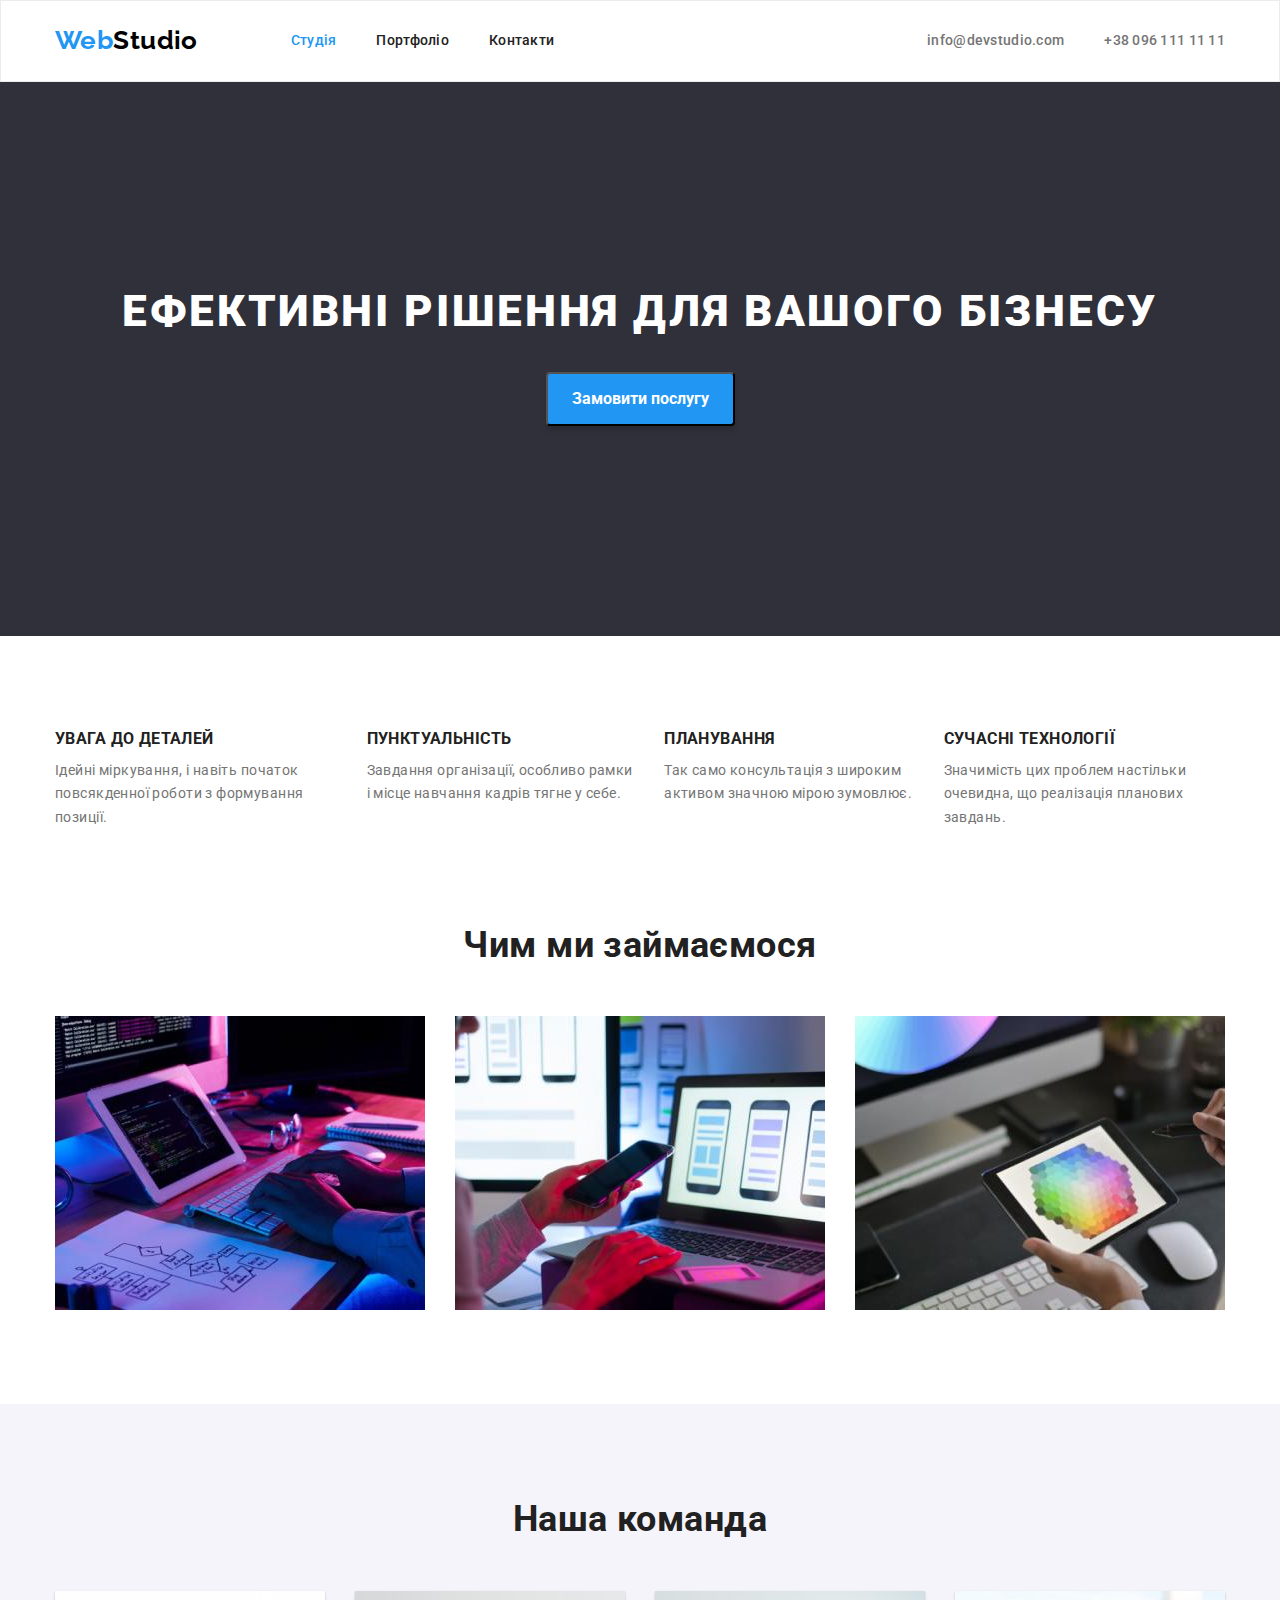
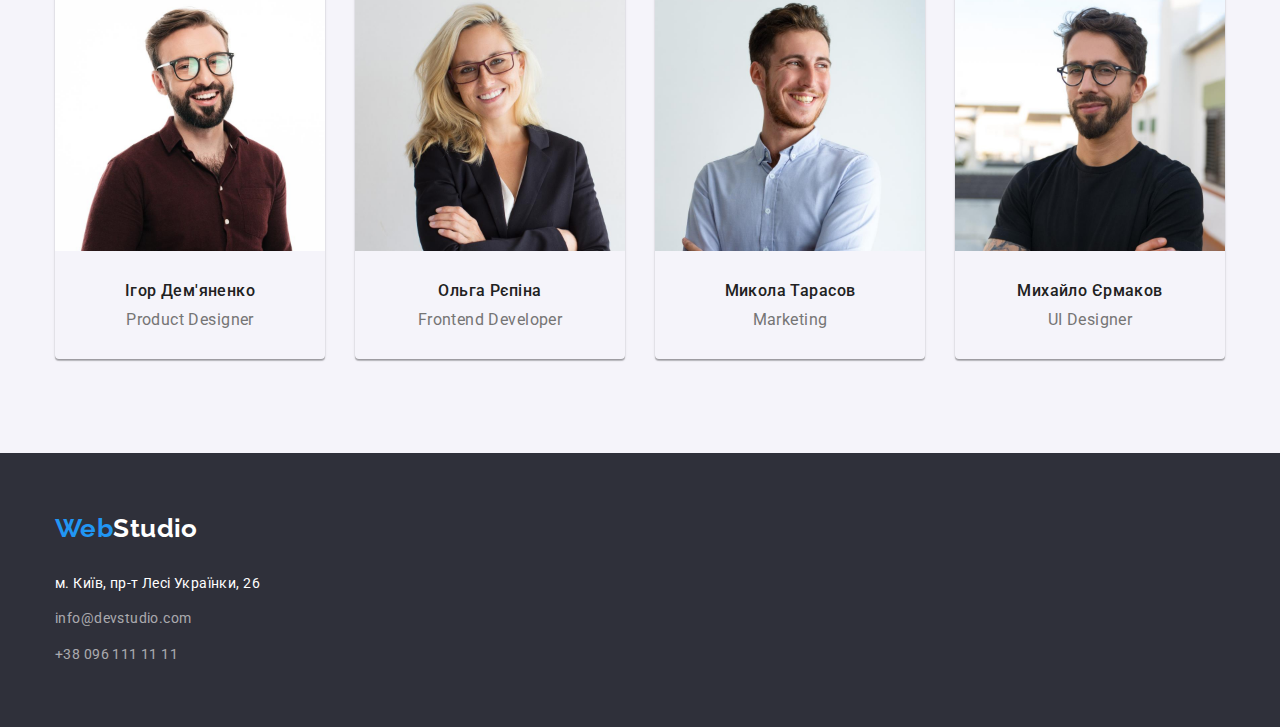
<file: index.html>
<!DOCTYPE html>
<html lang="uk">
  <head>
    <meta charset="UTF-8" />
    <meta http-equiv="X-UA-Compatible" content="IE=edge" />
    <meta name="viewport" content="width=device-width, initial-scale=1.0" />
    <title>WebStudio - Main Page</title>
    <link rel="preconnect" href="https://fonts.googleapis.com" />
    <link rel="preconnect" href="https://fonts.gstatic.com" crossorigin />
    <link
      href="https://fonts.googleapis.com/css2?family=Raleway:wght@700&family=Roboto:wght@400;500;700;900&display=swap"
      rel="stylesheet"
    />
    <link
      rel="stylesheet"
      href="https://cdnjs.cloudflare.com/ajax/libs/modern-normalize/1.1.0/modern-normalize.min.css"
    />
    <link rel="stylesheet" href="./css/styles.css" />
  </head>
  <body>
    <header class="header">
      <div class="container main-menu">
        <nav class="header-nav main-menu">
          <a href="./index.html" class="main-logo link"
            ><span class="web-accent">Web</span
            ><span class="studio-header">Studio</span></a
          >
          <ul class="main-nav list">
            <li class="item">
              <a href="./index.html" class="nav-selected link site-nav"
                >Студія</a
              >
            </li>
            <li class="item">
              <a class="link site-nav" href="./portfolio.html">Портфоліо</a>
            </li>
            <li class="item"><a href="#" class="link site-nav">Контакти</a></li>
          </ul>
        </nav>
        <ul class="main-contacts list">
          <li class="item">
            <a
              href="mailto:info@devstudio.com"
              class="link site-nav header-contacts"
              >info@devstudio.com</a
            >
          </li>
          <li class="item">
            <a href="tel:+380961111111" class="link site-nav header-contacts"
              >+38 096 111 11 11</a
            >
          </li>
        </ul>
      </div>
    </header>
    <main>
      <section class="hero section no-padding">
        <h1 class="hero-title">Ефективні рішення для вашого бізнесу</h1>
        <button type="button" class="hero-button">Замовити послугу</button>
      </section>

      <section class="advantage section">
        <div class="container">
          <ul class="adv-list list">
            <li class="item">
              <h3 class="advantage-title">УВАГА ДО ДЕТАЛЕЙ</h3>
              <p>
                Ідейні міркування, і навіть початок повсякденної роботи з
                формування позиції.
              </p>
            </li>
            <li class="item">
              <h3 class="advantage-title">ПУНКТУАЛЬНІСТЬ</h3>
              <p>
                Завдання організації, особливо рамки і місце навчання кадрів
                тягне у себе.
              </p>
            </li>
            <li class="item">
              <h3 class="advantage-title">ПЛАНУВАННЯ</h3>
              <p>
                Так само консультація з широким активом значною мірою зумовлює.
              </p>
            </li>
            <li class="item">
              <h3 class="advantage-title">СУЧАСНІ ТЕХНОЛОГІЇ</h3>
              <p>
                Значимість цих проблем настільки очевидна, що реалізація
                планових завдань.
              </p>
            </li>
          </ul>
        </div>
      </section>

      <section class="what-we-do section no-top-padding">
        <div class="container">
          <h2 class="section-title">Чим ми займаємося</h2>
          <ul class="what-we-do-list list">
            <li class="item">
              <img src="./images/img_1.jpg" alt="Комьютер" width="370" />
            </li>
            <li class="item">
              <img src="./images/img_2.jpg" alt="Телефон" width="370" />
            </li>
            <li class="item">
              <img src="./images/img_3.jpg" alt="Планшет" width="370" />
            </li>
          </ul>
        </div>
      </section>

      <section class="our-team section">
        <div class="container">
          <h2 class="section-title">Наша команда</h2>
          <ul class="team-members list">
            <li class="item">
              <img
                src="./images/person1.jpg"
                alt="Член команди Ігор Дем'яненко"
                width="270"
              />
              <div class="team-info">
                <h3 class="team-member">Ігор Дем'яненко</h3>
                <p class="team-role">Product Designer</p>
              </div>
            </li>
            <li class="item">
              <img
                src="./images/person2.jpg"
                alt="Член команди Ольга Рєпіна"
                width="270"
              />
              <div class="team-info">
                <h3 class="team-member">Ольга Рєпіна</h3>
                <p class="team-role">Frontend Developer</p>
              </div>
            </li>
            <li class="item">
              <img
                src="./images/person3.jpg"
                alt="Член команди Микола Тарасов"
                width="270"
              />
              <div class="team-info">
                <h3 class="team-member">Микола Тарасов</h3>
                <p class="team-role">Marketing</p>
              </div>
            </li>
            <li class="item">
              <img
                src="./images/person4.jpg"
                alt="Член команди Михайло Єрмаков"
                width="270"
              />
              <div class="team-info">
                <h3 class="team-member">Михайло Єрмаков</h3>
                <p class="team-role">UI Designer</p>
              </div>
            </li>
          </ul>
        </div>
      </section>
    </main>
    <footer class="footer">
      <div class="container">
        <a href="./index.html" class="main-logo footer-logo link"
          ><span class="web-accent">Web</span
          ><span class="studio-footer">Studio</span></a
        >
        <address class="footer-address">
          <ul class="list">
            <li class="item">
              <a
                class="address address-accent link"
                href="https://goo.gl/maps/bYB9UnZRX9ZfqLbC6"
                >м. Київ, пр-т Лесі Українки, 26</a
              >
            </li>
            <li class="item">
              <a
                class="address-opacity address-accent link"
                href="mailto:info@devstudio.com"
                >info@devstudio.com</a
              >
            </li>
            <li class="item">
              <a
                class="address-opacity address-accent link"
                href="tel:+380961111111"
                >+38 096 111 11 11</a
              >
            </li>
          </ul>
        </address>
      </div>
    </footer>
  </body>
</html>
</file>
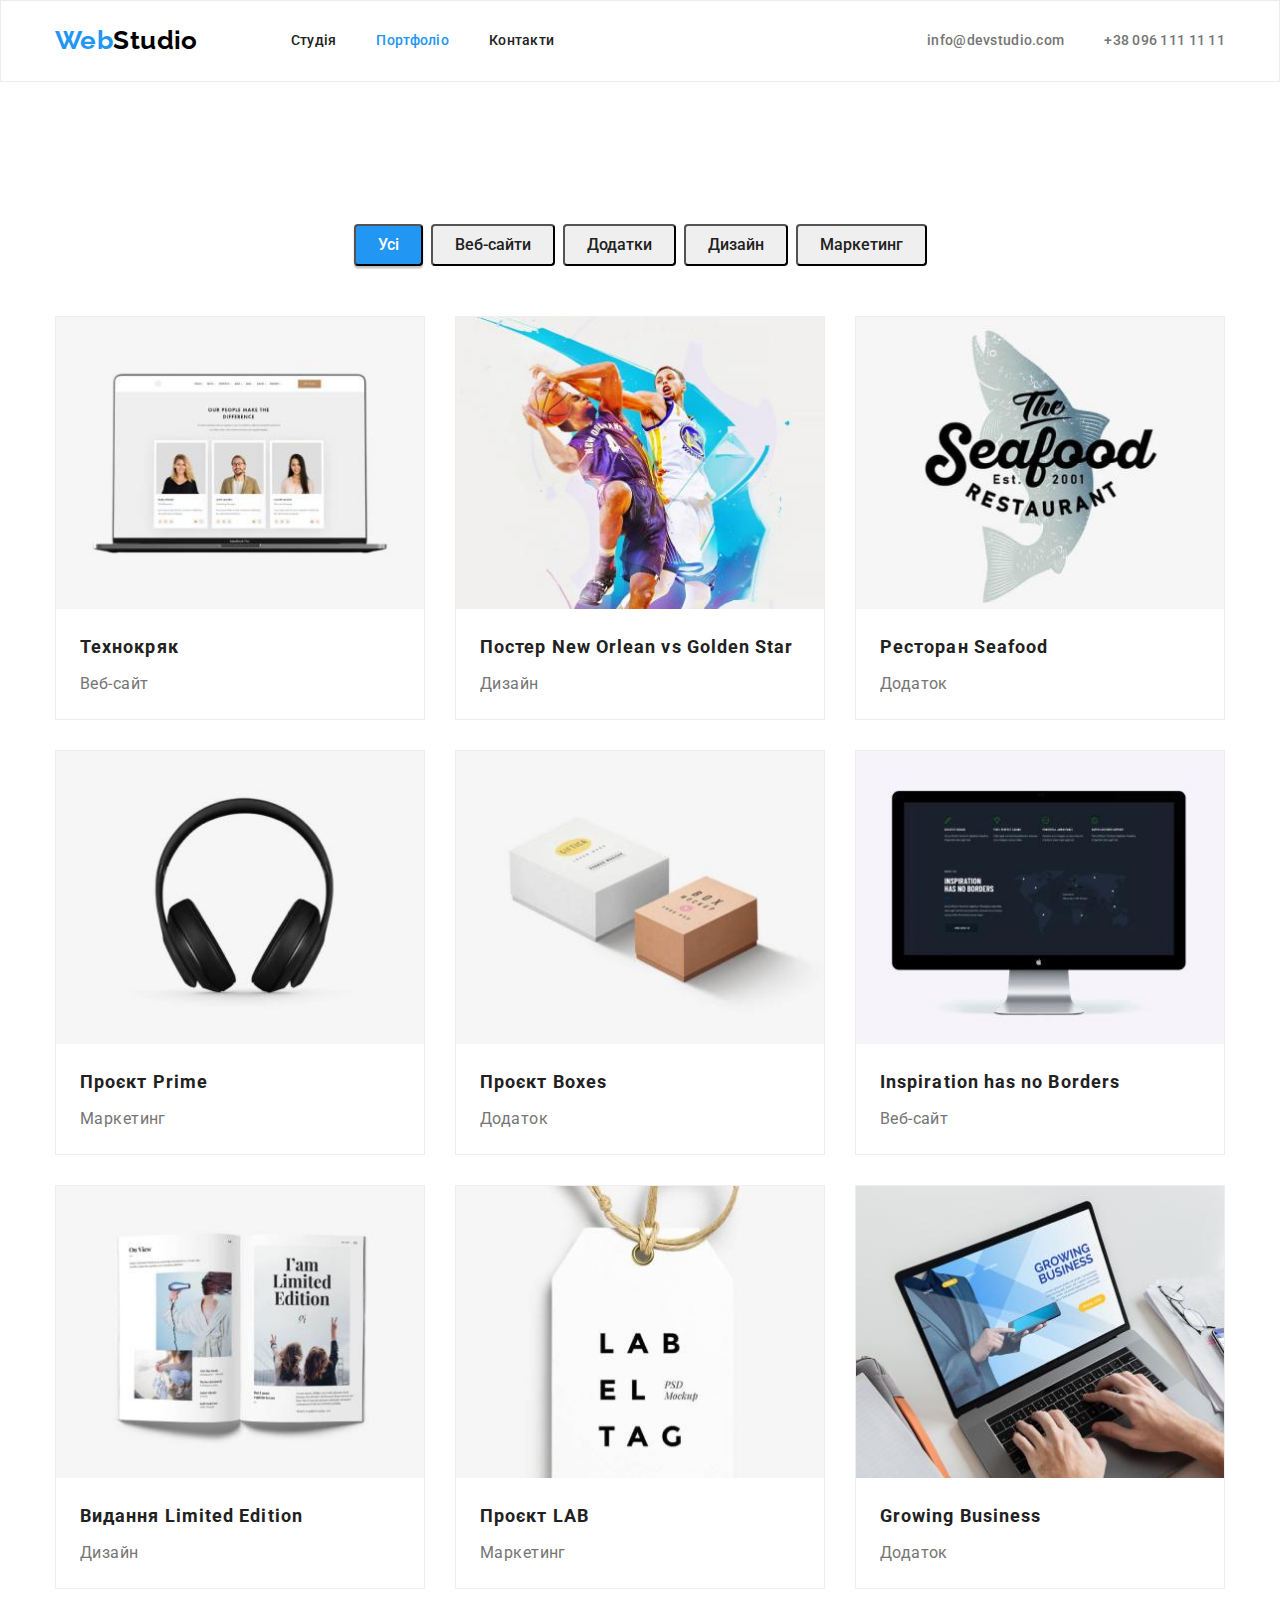
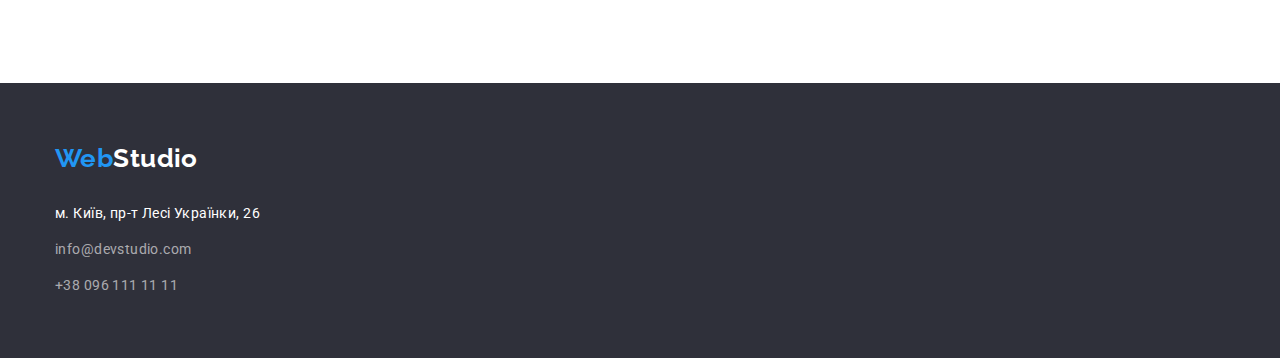
<file: portfolio.html>
<!DOCTYPE html>
<html lang="uk">
  <head>
    <meta charset="UTF-8" />
    <meta http-equiv="X-UA-Compatible" content="IE=edge" />
    <meta name="viewport" content="width=device-width, initial-scale=1.0" />
    <title>WebStudio - Portfolio</title>
    <link rel="preconnect" href="https://fonts.googleapis.com" />
    <link rel="preconnect" href="https://fonts.gstatic.com" crossorigin />
    <link
      href="https://fonts.googleapis.com/css2?family=Raleway:wght@700&family=Roboto:wght@400;500;700;900&display=swap"
      rel="stylesheet"
    />
    <link
      rel="stylesheet"
      href="https://cdnjs.cloudflare.com/ajax/libs/modern-normalize/1.1.0/modern-normalize.min.css"
    />
    <link rel="stylesheet" href="./css/styles.css" />
  </head>
  <body>
    <header class="header">
      <div class="container main-menu">
        <nav class="header-nav main-menu">
          <a href="./index.html" class="main-logo link"
            ><span class="web-accent">Web</span
            ><span class="studio-header">Studio</span></a
          >
          <ul class="main-nav list">
            <li class="item">
              <a href="./index.html" class="link site-nav">Студія</a>
            </li>
            <li class="item">
              <a class="nav-selected link site-nav" href="./portfolio.html"
                >Портфоліо</a
              >
            </li>
            <li class="item"><a href="#" class="link site-nav">Контакти</a></li>
          </ul>
        </nav>
        <ul class="main-contacts list">
          <li class="item">
            <a
              href="mailto:info@devstudio.com"
              class="link site-nav header-contacts"
              >info@devstudio.com</a
            >
          </li>
          <li class="item">
            <a href="tel:+380961111111" class="link site-nav header-contacts"
              >+38 096 111 11 11</a
            >
          </li>
        </ul>
      </div>
    </header>
    <main>
      <!-- main page-->
      <section class="our-works section">
        <div class="container">
          <h1 class="hidden_main_tag">Портфоліо</h1>
          <ul class="filters-list list">
            <li class="item">
              <button
                class="pf-filter filter-accent filter-button"
                type="button"
              >
                Усі
              </button>
            </li>
            <li class="item">
              <button class="pf-filter filter-button" type="button">
                Веб-сайти
              </button>
            </li>
            <li class="item">
              <button class="pf-filter filter-button" type="button">
                Додатки
              </button>
            </li>
            <li class="item">
              <button class="pf-filter filter-button" type="button">
                Дизайн
              </button>
            </li>
            <li class="item">
              <button class="pf-filter filter-button" type="button">
                Маркетинг
              </button>
            </li>
          </ul>

          <ul class="works list works-list">
            <li class="item">
              <img
                src="./images/portfolio_pic_1.jpg"
                alt="Приклад роботи 1"
                width="370"
              />
              <div class="work-info">
                <h2 class="works-title">Технокряк</h2>
                <p class="works-field">Веб-сайт</p>
              </div>
            </li>
            <li class="item">
              <img
                src="./images/portfolio_pic_2.jpg"
                alt="Приклад роботи 2"
                width="370"
              />
              <div class="work-info">
                <h2 class="works-title">Постер New Orlean vs Golden Star</h2>
                <p class="works-field">Дизайн</p>
              </div>
            </li>
            <li class="item">
              <img
                src="./images/portfolio_pic_3.jpg"
                alt="Приклад роботи 3"
                width="370"
              />
              <div class="work-info">
                <h2 class="works-title">Ресторан Seafood</h2>
                <p class="works-field">Додаток</p>
              </div>
            </li>
            <li class="item">
              <img
                src="./images/portfolio_pic_4.jpg"
                alt="Приклад роботи 4"
                width="370"
              />
              <div class="work-info">
                <h2 class="works-title">Проєкт Prime</h2>
                <p class="works-field">Маркетинг</p>
              </div>
            </li>
            <li class="item">
              <img
                src="./images/portfolio_pic_5.jpg"
                alt="Приклад роботи 5"
                width="370"
              />
              <div class="work-info">
                <h2 class="works-title">Проєкт Boxes</h2>
                <p class="works-field">Додаток</p>
              </div>
            </li>
            <li class="item">
              <img
                src="./images/portfolio_pic_6.jpg"
                alt="Приклад роботи 6"
                width="370"
              />
              <div class="work-info">
                <h2 class="works-title">Inspiration has no Borders</h2>
                <p class="works-field">Веб-сайт</p>
              </div>
            </li>
            <li class="item">
              <img
                src="./images/portfolio_pic_7.jpg"
                alt="Приклад роботи 7"
                width="370"
              />
              <div class="work-info">
                <h2 class="works-title">Видання Limited Edition</h2>
                <p class="works-field">Дизайн</p>
              </div>
            </li>
            <li class="item">
              <img
                src="./images/portfolio_pic_8.jpg"
                alt="Приклад роботи 8"
                width="370"
              />
              <div class="work-info">
                <h2 class="works-title">Проєкт LAB</h2>
                <p class="works-field">Маркетинг</p>
              </div>
            </li>
            <li class="item">
              <img
                src="./images/portfolio_pic_9.jpg"
                alt="Приклад роботи 9"
                width="370"
              />
              <div class="work-info">
                <h2 class="works-title">Growing Business</h2>
                <p class="works-field">Додаток</p>
              </div>
            </li>
          </ul>
        </div>
      </section>
    </main>
    <footer class="footer">
      <div class="container">
        <a href="./index.html" class="main-logo footer-logo link"
          ><span class="web-accent">Web</span
          ><span class="studio-footer">Studio</span></a
        >
        <address class="footer-address">
          <ul class="list">
            <li class="item">
              <a
                class="address address-accent link"
                href="https://goo.gl/maps/bYB9UnZRX9ZfqLbC6"
                >м. Київ, пр-т Лесі Українки, 26</a
              >
            </li>
            <li class="item">
              <a
                class="address-opacity address-accent link"
                href="mailto:info@devstudio.com"
                >info@devstudio.com</a
              >
            </li>
            <li class="item">
              <a
                class="address-opacity address-accent link"
                href="tel:+380961111111"
                >+38 096 111 11 11</a
              >
            </li>
          </ul>
        </address>
      </div>
    </footer>
  </body>
</html>
</file>
<file: css/styles.css>
:root {
  --bg-main-black: #2f303a;
  --bg-main-white: #f5f5f5;
  --bg-secondary-white: #f5f4fa;
  --bg-header-white: #ffffff;
  --header-bottom-border: #ececec;
  --works-border: #eeeeee;

  --text-primary-black: #212121;
  --logo-black: #000000;
  --primary-blue: #2196f3;
  --text-full-white: #ffffff;
  --text-primary-grey: #757575;
  --filters-grey: #f5f4fa;
  --opacity-white: rgba(255, 255, 255, 0.6);
}

.hidden_main_tag {
  visibility: hidden;
}

.link {
  text-decoration: none;
}

.list {
  list-style: none;
}

button {
  cursor: pointer;
  font-family: inherit;
}

body {
  color: var(--text-primary-grey);

  font-family: "Roboto", sans-serif;
  font-size: 14px;
  line-height: 1.71;

  /* or 171% */
  letter-spacing: 0.03em;
}

h1,
h2,
h3,
h4,
h5,
h6,
p {
  margin-top: 0;
  margin-bottom: 0;
}

img {
  display: block;
  max-width: 100%;
  height: auto;
}

.container {
  width: 1200px;
  padding-left: 15px;
  padding-right: 15px;
  margin-left: auto;
  margin-right: auto;
}

.section {
  padding-top: 94px;
  padding-bottom: 94px;
}

.section.no-padding {
  padding-top: 0;
  padding-bottom: 0;
}

.section.no-top-padding {
  padding-top: 0;
  padding-bottom: 94px;
}

.header {
  border: 1px solid var(--header-bottom-border);
}

.main-menu,
.main-nav,
.main-contacts {
  display: flex;
  align-items: center;
}

a.main-logo {
  display: block;
  margin-right: 93px;
  margin-top: 24px;
  margin-bottom: 25px;
}

ul.list {
  padding-left: 0;
  margin-top: 0;
  margin-bottom: 0;
}

.main-nav > .item:not(:last-child),
.main-contacts > .item:not(:last-child) {
  margin-right: 40px;
}

.web-accent {
  color: var(--primary-blue);
}
.studio-header {
  color: var(--logo-black);
}

.main-logo {
  font-family: "Raleway", sans-serif;
  font-style: normal;
  font-weight: 700;
  font-size: 26px;
  line-height: 1.19;
}

.site-nav {
  color: var(--text-primary-black);

  font-weight: 500;
  line-height: 1.14;
  letter-spacing: 0.02em;
}

ul.main-contacts {
  margin-left: auto;
}

a.header-contacts {
  color: var(--text-primary-grey);
}

a.site-nav:hover,
a.site-nav:focus,
a.header-contacts:hover,
a.header-contacts:focus {
  color: var(--primary-blue);
}

.hero {
  text-align: center;

  background-color: var(--bg-main-black);
}

.hero-title {
  padding-top: 200px;
  margin-bottom: 30px;

  color: var(--text-full-white);

  font-weight: 900;
  font-size: 44px;
  line-height: 1.36;
  text-align: center;
  letter-spacing: 0.06em;
  text-transform: uppercase;
}

button.hero-button {
  margin-bottom: 210px;
  padding: 10px 24px;
  box-shadow: 0px 4px 4px rgba(0, 0, 0, 0.15);
  border-radius: 4px;

  color: var(--text-full-white);
  background-color: var(--primary-blue);

  font-weight: 700;
  font-size: 16px;
  line-height: 1.88;
}

.advantage-title {
  color: var(--text-primary-black);

  font-weight: 700;
  line-height: 1.14;
  text-transform: uppercase;
}

ul.adv-list {
  display: flex;
}

ul.adv-list .advantage-title {
  margin-bottom: 10px;
}

ul.adv-list > .item:not(:last-child) {
  margin-right: 30px;
}

.section-title {
  color: var(--text-primary-black);
  font-weight: 700;
  font-size: 36px;
  line-height: 1.17;
  text-align: center;
}

ul.what-we-do-list {
  display: flex;
  margin-top: 50px;
}

ul.what-we-do-list > .item:not(:last-child) {
  padding-right: 30px;
}

.our-team {
  background-color: var(--bg-secondary-white);
}

.our-team .section-title {
  margin-bottom: 50px;
}

ul.team-members {
  display: flex;
}

.team-members > .item:not(:last-child) {
  margin-right: 30px;
}

.team-members > .item {
  box-shadow: 0px 1px 3px rgba(0, 0, 0, 0.12), 0px 1px 1px rgba(0, 0, 0, 0.14),
    0px 2px 1px rgba(0, 0, 0, 0.2);
  border-radius: 0px 0px 4px 4px;
}

.team-member {
  color: var(--text-primary-black);

  font-weight: 500;
  font-size: 16px;
  line-height: 1.19;
}

ul.team-members .team-member {
  margin-bottom: 10px;
  text-align: center;
}

ul.team-members .team-role {
  text-align: center;
}

.team-members .team-info {
  padding-top: 30px;
  padding-bottom: 30px;
}

.team-role {
  font-size: 16px;
  line-height: 1.19;
}

.main-logo.footer-logo {
  margin: 0px 0px 28px 0px;
}

.footer {
  padding-top: 60px;
  padding-bottom: 60px;
}

.studio-footer {
  color: var(--text-full-white);
}

.footer {
  background-color: var(--bg-main-black);
}

.address {
  color: var(--text-full-white);
}

.address-accent:hover,
.address-accent:focus {
  color: var(--primary-blue);
}

.footer-address {
  font-style: normal;
}

.footer-address .item:not(:last-child) {
  margin-bottom: 12px;
}

.address-opacity {
  color: var(--opacity-white);
}

.main-nav .nav-selected {
  color: var(--primary-blue);
}

.pf-filter {
  color: var(--text-primary-black);

  font-weight: 500;
  font-size: 16px;
  line-height: 1.62;

  border-radius: 4px;
}

.filter-accent,
.pf-filter:hover,
.pf-filter:focus {
  color: var(--text-full-white);
  background-color: var(--primary-blue);

  box-shadow: 0px 3px 1px rgba(0, 0, 0, 0.1), 0px 1px 2px rgba(0, 0, 0, 0.08),
    0px 2px 2px rgba(0, 0, 0, 0.12);
}

.filters-list .filter-button {
  padding: 6px 22px;
  border-radius: 4px;
}

.our-works .filters-list {
  display: flex;
  margin-bottom: 50px;
  justify-content: center;
}

.filters-list > .item:not(:last-child) {
  margin-right: 8px;
}

ul.works.works-list {
  display: flex;
  flex-wrap: wrap;
}

ul.works > .item {
  width: calc((100% - 60px) / 3);
  margin-right: 30px;
  margin-bottom: 30px;
  border: 1px solid var(--works-border);
}

ul.works > .item:nth-child(3n) {
  margin-right: 0;
}

ul.works > .item:nth-last-child(-n + 3) {
  margin-bottom: 0;
}

.works-title {
  margin-bottom: 4px;

  color: var(--text-primary-black);
  font-weight: 700;
  font-size: 18px;
  line-height: 2;
  letter-spacing: 0.06em;
}

.works-field {
  font-size: 16px;
  line-height: 1.88;
}

.works .work-info {
  padding: 20px 24px;
}
</file>
